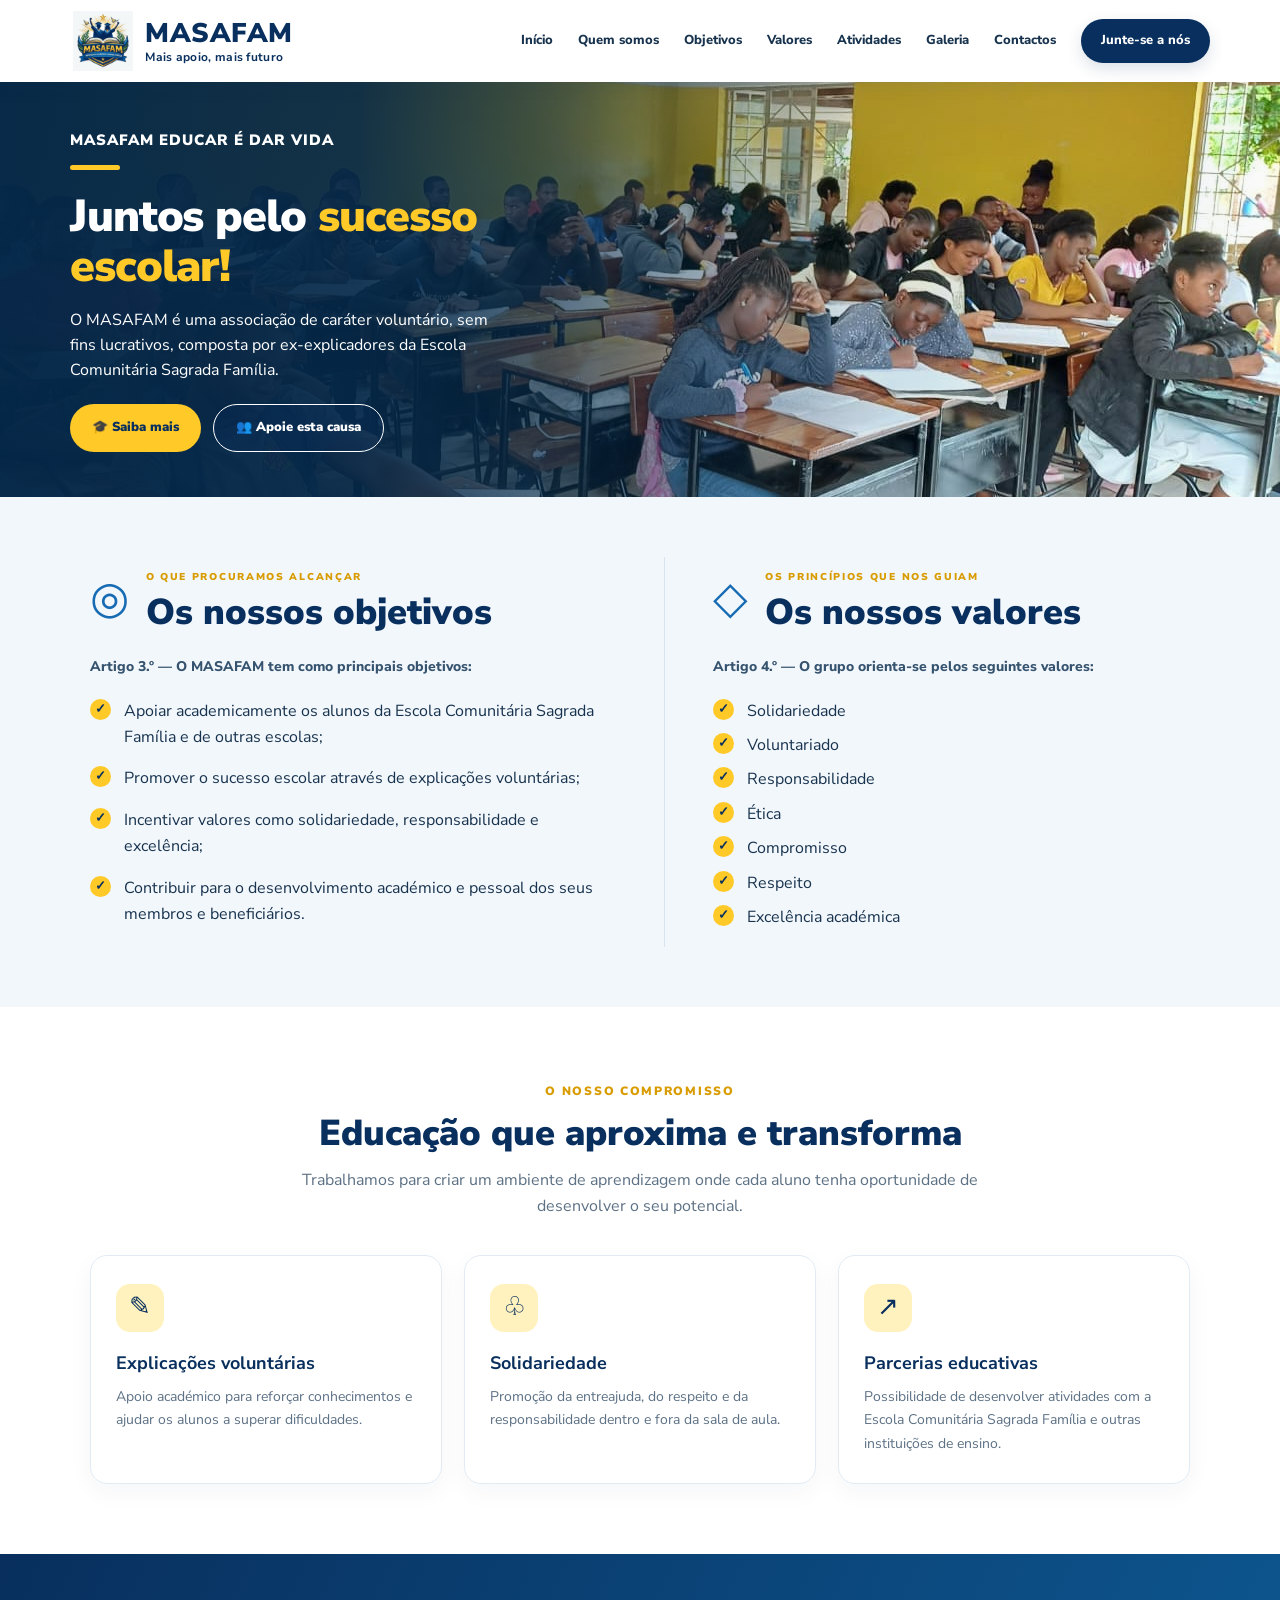
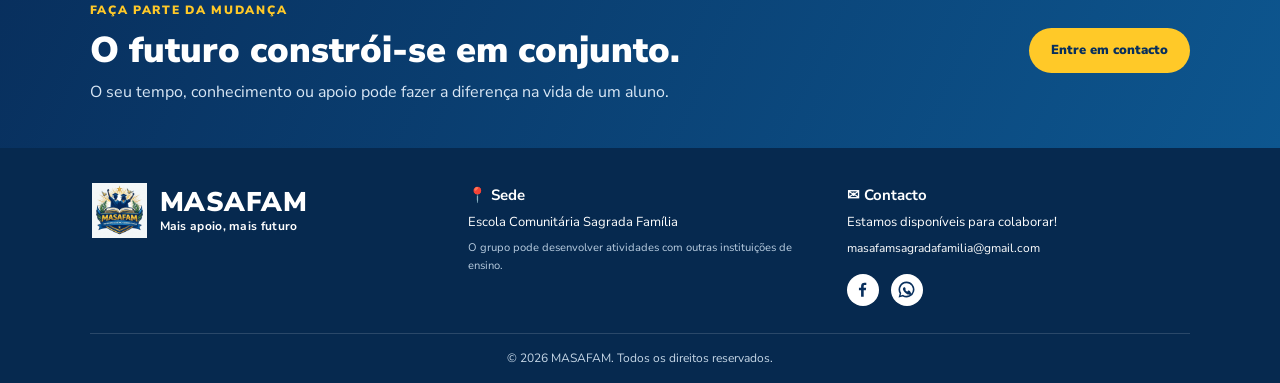
<file: index.html>
<!DOCTYPE html>
<html lang="pt">
<head>
  <meta charset="UTF-8">
  <meta name="viewport" content="width=device-width, initial-scale=1.0">
  <meta name="description" content="MASAFAM — associação voluntária sem fins lucrativos que promove o sucesso escolar através de explicações voluntárias.">
  <title>MASAFAM | Mais apoio, mais futuro</title>
  <link rel="stylesheet" href="style.css">
</head>
<body>
  <header class="site-header">
<a class="brand" href="#inicio" aria-label="MASAFAM - Início">
  <img src="Foto.jpeg"
       alt="Logótipo do MASAFAM"
       class="brand-logo">

  <span class="brand-text">
    <strong>MASAFAM</strong>
    <small>Mais apoio, mais futuro</small>
  </span>
</a>
    <button class="menu-toggle" id="menuToggle" aria-label="Abrir menu" aria-expanded="false">☰</button>
    <nav class="nav" id="nav">
      <a href="#inicio">Início</a>
      <a href="#sobre">Quem somos</a>
      <a href="#objetivos">Objetivos</a>
      <a href="#valores">Valores</a>
      <a href="#atividades">Atividades</a>
      <a href="galeria.html">Galeria</a>
      <a href="#contactos">Contactos</a>
     <a class="nav-cta"
   href="https://wa.me/258850419765?text=Ol%C3%A1%21%20Gostaria%20de%20me%20juntar%20ao%20MASAFAM."
   target="_blank"
   rel="noopener noreferrer">
   Junte-se a nós
</a>
    </nav>
  </header>

  <main>
    
<section class="hero" id="inicio">

  <!-- Fotografia de fundo -->
  <img
    src="foto alunos.jpeg"
    alt="Alunos durante uma sessão de explicações"
    class="hero-background"
  >

  <div class="hero-content">
    <span class="eyebrow">MASAFAM Educar é dar Vida</span>

    <h1>Juntos pelo <span>sucesso escolar!</span></h1>

    <p>
      O MASAFAM é uma associação de caráter voluntário,
      sem fins lucrativos, composta por ex-explicadores
      da Escola Comunitária Sagrada Família.
    </p>

    <div class="hero-actions">
     
<a class="button button-yellow" href="sobre.html">
    🎓 Saiba mais
</a>
     

<a class="button button-outline" href="contactos.html">
    👥 Apoie esta causa
</a>

    </div>
  </div>

</section>


    <section class="section split-section">
      <article class="info-panel" id="objetivos">
        <div class="panel-heading"><span class="panel-icon">◎</span><div><span class="section-kicker">O que procuramos alcançar</span><h2>Os nossos objetivos</h2></div></div>
        <p class="article-ref">Artigo 3.º — O MASAFAM tem como principais objetivos:</p>
        <ul class="check-list">
          <li>Apoiar academicamente os alunos da Escola Comunitária Sagrada Família e de outras escolas;</li>
          <li>Promover o sucesso escolar através de explicações voluntárias;</li>
          <li>Incentivar valores como solidariedade, responsabilidade e excelência;</li>
          <li>Contribuir para o desenvolvimento académico e pessoal dos seus membros e beneficiários.</li>
        </ul>
      </article>
      <article class="info-panel values-panel" id="valores">
        <div class="panel-heading"><span class="panel-icon">◇</span><div><span class="section-kicker">Os princípios que nos guiam</span><h2>Os nossos valores</h2></div></div>
        <p class="article-ref">Artigo 4.º — O grupo orienta-se pelos seguintes valores:</p>
        <ul class="check-list compact">
          <li>Solidariedade</li>
          <li>Voluntariado</li>
          <li>Responsabilidade</li>
          <li>Ética</li>
          <li>Compromisso</li>
          <li>Respeito</li>
          <li>Excelência académica</li>
        </ul>
      </article>
    </section>

    <section class="section activities" id="atividades">
      <div class="section-heading">
        <span class="section-kicker">O nosso compromisso</span>
        <h2>Educação que aproxima e transforma</h2>
        <p>Trabalhamos para criar um ambiente de aprendizagem onde cada aluno tenha oportunidade de desenvolver o seu potencial.</p>
      </div>
      <div class="activity-grid">
        <article class="activity-card"><span class="activity-icon">✎</span><h3>Explicações voluntárias</h3><p>Apoio académico para reforçar conhecimentos e ajudar os alunos a superar dificuldades.</p></article>
        <article class="activity-card"><span class="activity-icon">♧</span><h3>Solidariedade</h3><p>Promoção da entreajuda, do respeito e da responsabilidade dentro e fora da sala de aula.</p></article>
        <article class="activity-card"><span class="activity-icon">↗</span><h3>Parcerias educativas</h3><p>Possibilidade de desenvolver atividades com a Escola Comunitária Sagrada Família e outras instituições de ensino.</p></article>
      </div>
    </section>

    <section class="join-banner">
      <div><span class="section-kicker">Faça parte da mudança</span><h2>O futuro constrói-se em conjunto.</h2><p>O seu tempo, conhecimento ou apoio pode fazer a diferença na vida de um aluno.</p></div>
      <a class="button button-yellow" href="#contactos">Entre em contacto</a>
    </section>
  </main>

  <footer id="contactos">
    <div class="footer-main">
<a class="brand footer-brand" href="#inicio">
  <img src="Foto.jpeg"
       alt="Logótipo do MASAFAM"
       class="brand-logo">

  <span class="brand-text">
    <strong>MASAFAM</strong>
    <small>Mais apoio, mais futuro</small>
  </span>
</a>
      <div class="footer-item"><strong>📍 Sede</strong><span>Escola Comunitária Sagrada Família</span><small>O grupo pode desenvolver atividades com outras instituições de ensino.</small></div>
      
<div class="footer-item">
  <strong>✉ Contacto</strong>
  <span>Estamos disponíveis para colaborar!</span>

  <a href="mailto:masafamsagradafamilia@gmail.com"
     class="contact-link">
    masafamsagradafamilia@gmail.com
  </a>

  <div class="social-icons">
    <!-- Facebook -->
    <a href="https://www.facebook.com/"
       target="_blank"
       rel="noopener noreferrer"
       aria-label="Facebook do MASAFAM"
       class="social-link">
      <svg viewBox="0 0 24 24" aria-hidden="true">
        <path fill="currentColor"
          d="M13.5 21v-8h2.7l.4-3.1h-3.1v-2c0-.9.3-1.5 1.6-1.5h1.7V3.6c-.8-.1-1.6-.2-2.4-.2-2.5 0-4.2 1.5-4.2 4.3v2.2H7.5V13h2.7v8z"/>
      </svg>
    </a>

    <!-- WhatsApp do MASAFAM -->
    <a href="https://wa.me/258850419765"
       target="_blank"
       rel="noopener noreferrer"
       aria-label="Contactar o MASAFAM pelo WhatsApp"
       class="social-link">
      <svg viewBox="0 0 24 24" aria-hidden="true">
        <path fill="currentColor"
          d="M12 2a10 10 0 0 0-8.6 15.1L2 22l5.1-1.3A10 10 0 1 0 12 2zm0 18a8 8 0 0 1-4.1-1.1l-.3-.2-3 .8.8-3-.2-.3A8 8 0 1 1 12 20zm4.4-6c-.2-.1-1.4-.7-1.7-.8-.2-.1-.4-.1-.6.2-.2.2-.6.8-.8 1-.1.2-.3.2-.5.1-.9-.4-1.6-1-2.2-1.9-.2-.3.2-.5.4-.8.1-.2.1-.3 0-.5l-.8-1.8c-.2-.4-.4-.4-.6-.4h-.5c-.2 0-.5.1-.7.3-.2.2-.9.9-.9 2.1s.9 2.4 1 2.5c.1.2 1.8 2.8 4.4 3.9.6.3 1.1.4 1.5.5.6.2 1.2.2 1.6.1.5-.1 1.4-.6 1.6-1.2.2-.6.2-1.1.1-1.2-.1-.1-.3-.2-.5-.3z"/>
      </svg>
    </a>
  </div>
</div>
    </div>
    <div class="footer-bottom">© <span id="year"></span> MASAFAM. Todos os direitos reservados.</div>
  </footer>
  <script src="script.js"></script>
</body>
</html>
</file>
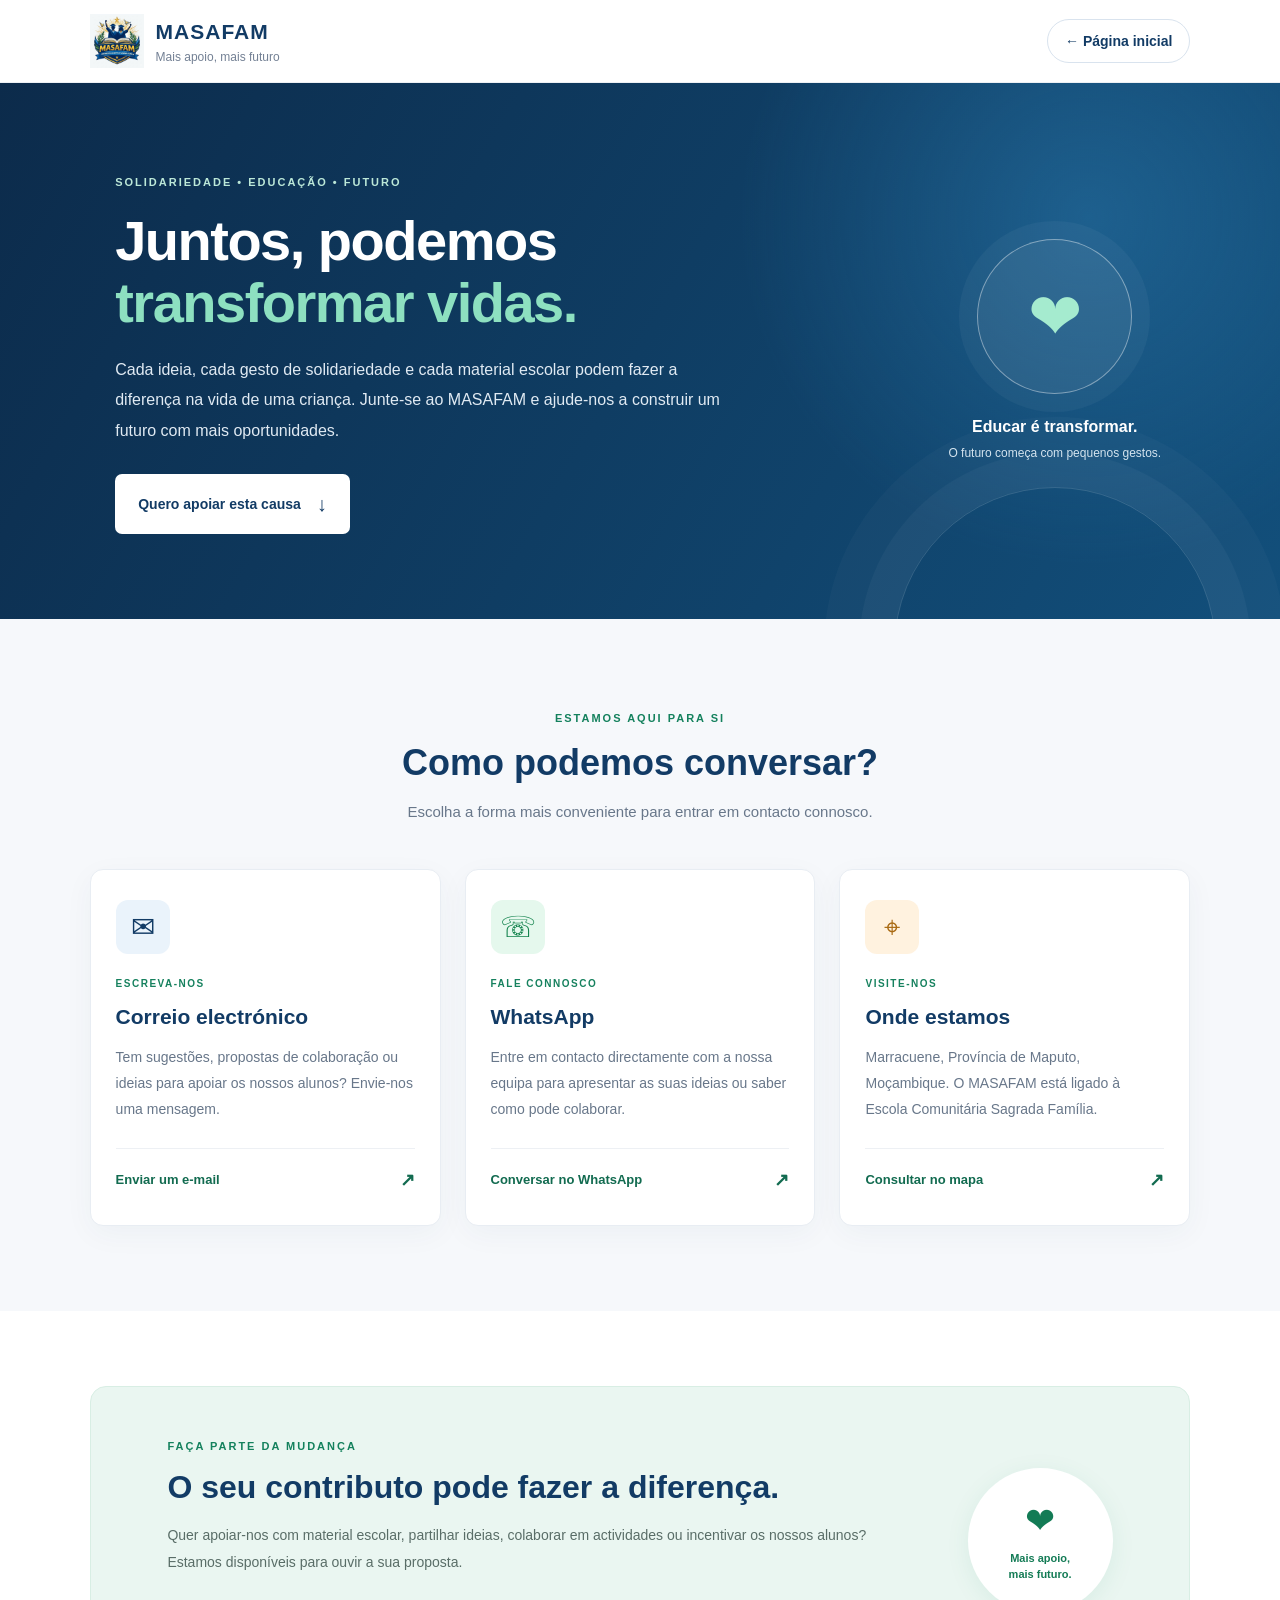
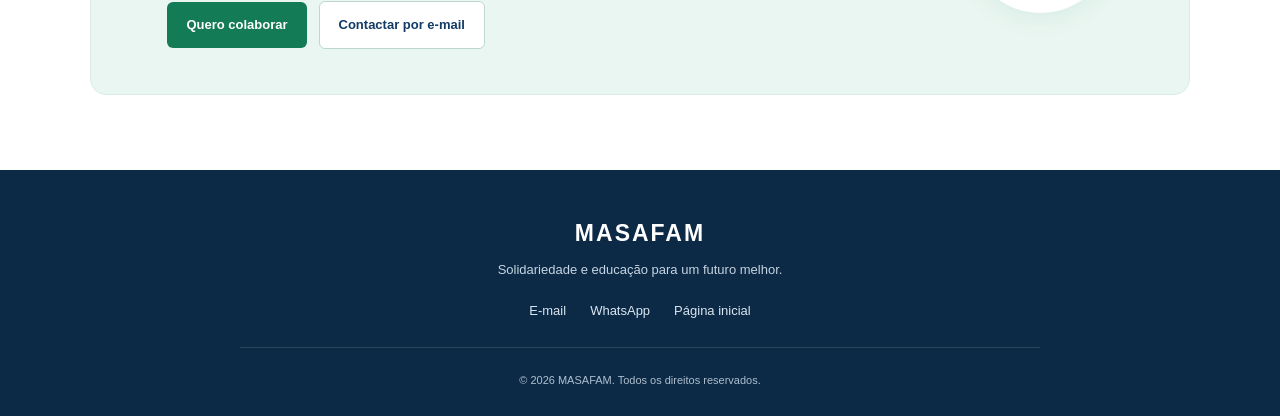
<file: contactos.html>
<!DOCTYPE html>
<html lang="pt">
<head>
    <meta charset="UTF-8">
    <meta name="viewport" content="width=device-width, initial-scale=1.0">

    <meta name="description"
          content="Entre em contacto com o MASAFAM e ajude a promover a educação, a solidariedade e o futuro das nossas crianças.">

    <title>Apoie esta causa | MASAFAM</title>

    <link rel="stylesheet" href="style.css">
</head>

<body class="contact-page">

    <!-- Cabeçalho -->
    <header class="contact-header">
        <a href="index.html" class="contact-brand">
            <img src="Foto.jpeg"
                 alt="Logótipo do MASAFAM"
                 class="contact-logo">

            <span>
                <strong>MASAFAM</strong>
                <small>Mais apoio, mais futuro</small>
            </span>
        </a>

        <a href="index.html" class="back-home">
            ← Página inicial
        </a>
    </header>

    <main>

        <!-- Secção principal -->
        <section class="contact-hero">
            <div class="contact-hero-content">

                <span class="contact-tag">
                    SOLIDARIEDADE • EDUCAÇÃO • FUTURO
                </span>

                <h1>
                    Juntos, podemos<br>
                    <span>transformar vidas.</span>
                </h1>

                <p>
                    Cada ideia, cada gesto de solidariedade e cada
                    material escolar podem fazer a diferença na vida
                    de uma criança. Junte-se ao MASAFAM e ajude-nos
                    a construir um futuro com mais oportunidades.
                </p>

                <a href="#contactos" class="contact-main-button">
                    Quero apoiar esta causa
                    <span>↓</span>
                </a>

            </div>

            <div class="contact-hero-decoration">
                <div class="decoration-circle">
                    <span>❤</span>
                </div>

                <div class="decoration-message">
                    <strong>Educar é transformar.</strong>
                    <span>O futuro começa com pequenos gestos.</span>
                </div>
            </div>
        </section>

        <!-- Formas de contacto -->
        <section id="contactos" class="contact-options">

            <div class="contact-section-heading">
                <span class="contact-eyebrow">ESTAMOS AQUI PARA SI</span>

                <h2>Como podemos conversar?</h2>

                <p>
                    Escolha a forma mais conveniente para entrar
                    em contacto connosco.
                </p>
            </div>

            <div class="contact-grid">

                <!-- E-mail -->
                <article class="contact-card email-card">
                    <div class="contact-icon">✉</div>

                    <span class="contact-card-label">ESCREVA-NOS</span>

                    <h3>Correio electrónico</h3>

                    <p>
                        Tem sugestões, propostas de colaboração ou
                        ideias para apoiar os nossos alunos?
                        Envie-nos uma mensagem.
                    </p>

                    <a class="contact-action"
                       href="mailto:masafamsagradafamilia@gmail.com?subject=Colabora%C3%A7%C3%A3o%20com%20o%20MASAFAM">
                        Enviar um e-mail <span>↗</span>
                    </a>
                </article>

                <!-- WhatsApp -->
                <article class="contact-card whatsapp-card">
                    <div class="contact-icon">☏</div>

                    <span class="contact-card-label">FALE CONNOSCO</span>

                    <h3>WhatsApp</h3>

                    <p>
                        Entre em contacto directamente com a nossa
                        equipa para apresentar as suas ideias ou
                        saber como pode colaborar.
                    </p>

                    <a class="contact-action"
                       href="https://wa.me/258850419765?text=Ol%C3%A1%21%20Gostaria%20de%20saber%20como%20posso%20apoiar%20o%20MASAFAM."
                       target="_blank"
                       rel="noopener noreferrer">
                        Conversar no WhatsApp <span>↗</span>
                    </a>
                </article>

                <!-- Localização -->
                <article class="contact-card location-card">
                    <div class="contact-icon">⌖</div>

                    <span class="contact-card-label">VISITE-NOS</span>

                    <h3>Onde estamos</h3>

                    <p>
                        Marracuene, Província de Maputo,
                        Moçambique. O MASAFAM está ligado à
                        Escola Comunitária Sagrada Família.
                    </p>

                    <a class="contact-action"
                       href="https://www.google.com/maps/search/?api=1&query=Escola+Comunitaria+Sagrada+Familia+Marracuene+Mozambique"
                       target="_blank"
                       rel="noopener noreferrer">
                        Consultar no mapa <span>↗</span>
                    </a>
                </article>

            </div>
        </section>

        <!-- Apoio à causa -->
        <section class="support-section">
            <div class="support-content">
                <span class="contact-eyebrow">FAÇA PARTE DA MUDANÇA</span>

                <h2>O seu contributo pode fazer a diferença.</h2>

                <p>
                    Quer apoiar-nos com material escolar, partilhar
                    ideias, colaborar em actividades ou incentivar
                    os nossos alunos? Estamos disponíveis para ouvir
                    a sua proposta.
                </p>

                <div class="support-buttons">
                    <a class="support-button"
                       href="https://wa.me/258850419765?text=Ol%C3%A1%21%20Quero%20apoiar%20a%20causa%20do%20MASAFAM."
                       target="_blank"
                       rel="noopener noreferrer">
                        Quero colaborar
                    </a>

                    <a class="support-email"
                       href="mailto:masafamsagradafamilia@gmail.com">
                        Contactar por e-mail
                    </a>
                </div>
            </div>

            <div class="support-symbol" aria-hidden="true">
                <span>❤</span>
                <small>Mais apoio,<br>mais futuro.</small>
            </div>
        </section>

    </main>

    <!-- Rodapé -->
    <footer class="contact-footer">
        <a href="index.html" class="footer-home">MASAFAM</a>

        <p>
            Solidariedade e educação para um futuro melhor.
        </p>

        <div class="footer-links">
            <a href="mailto:masafamsagradafamilia@gmail.com">E-mail</a>
            <a href="https://wa.me/258850419765"
               target="_blank"
               rel="noopener noreferrer">WhatsApp</a>
            <a href="index.html">Página inicial</a>
        </div>

        <div class="footer-divider"></div>

        <small>© 2026 MASAFAM. Todos os direitos reservados.</small>
    </footer>

</body>
</html>
</file>
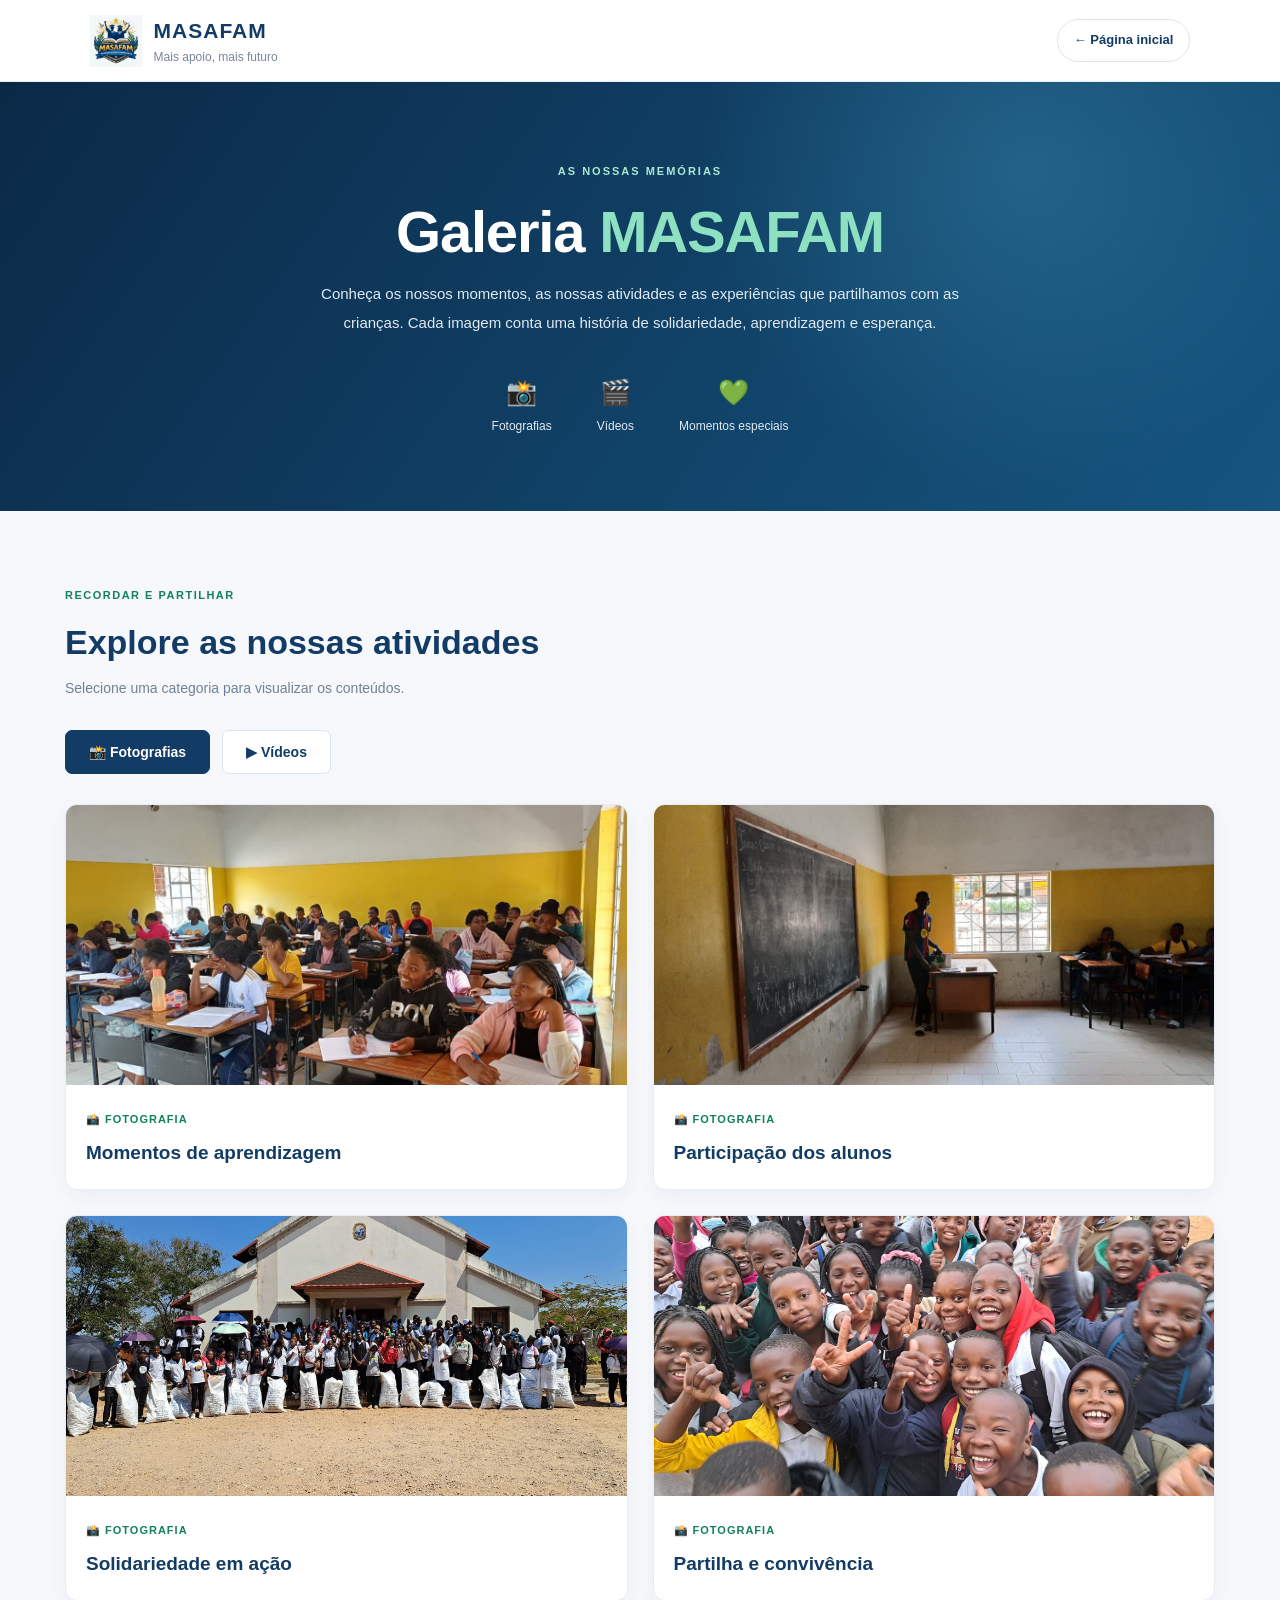
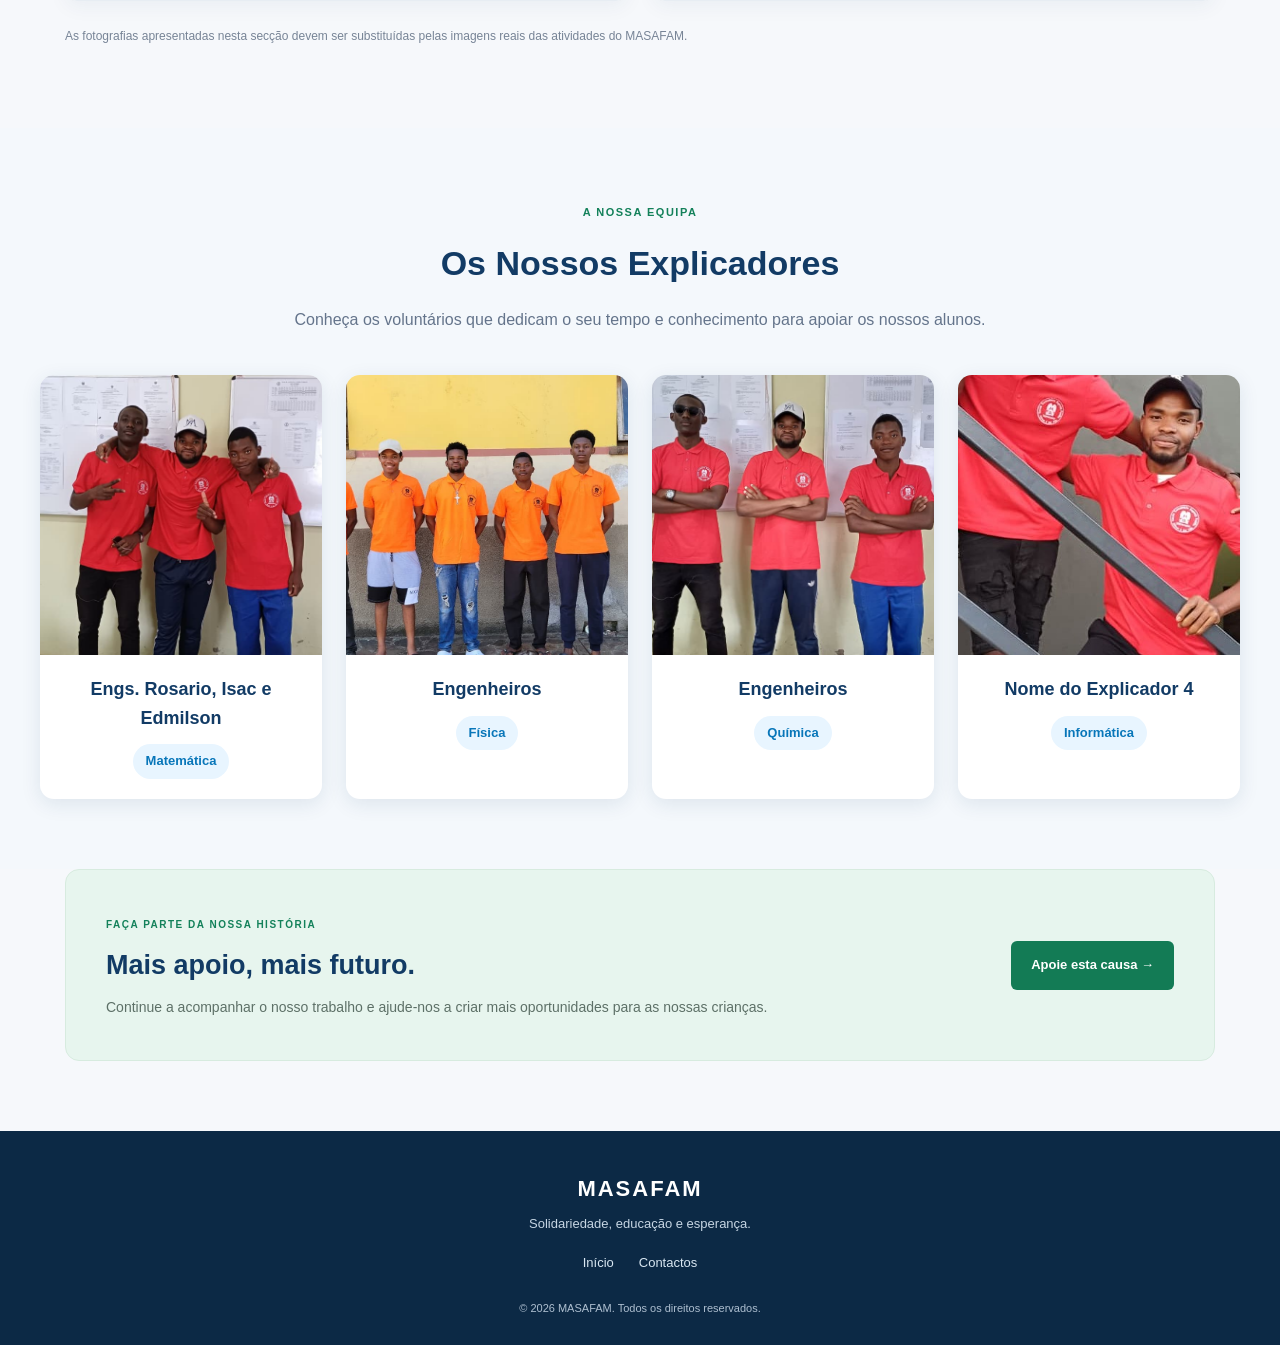
<file: galeria.html>
<!DOCTYPE html>
<html lang="pt">
<head>
    <meta charset="UTF-8">
    <meta name="viewport" content="width=device-width, initial-scale=1.0">

    <meta name="description"
          content="Galeria de fotografias e vídeos das atividades do MASAFAM.">

    <title>Galeria | MASAFAM</title>

    <link rel="stylesheet" href="style.css">
</head>

<body class="gallery-page">

    <!-- CABEÇALHO -->
    <header class="gallery-header">

        <a href="index.html" class="gallery-brand">
            <img src="Foto.jpeg" alt="Logótipo MASAFAM">

            <span>
                <strong>MASAFAM</strong>
                <small>Mais apoio, mais futuro</small>
            </span>
        </a>

        <a href="index.html" class="gallery-back">
            ← Página inicial
        </a>

    </header>

    <main>

        <!-- DESTAQUE DA GALERIA -->
        <section class="gallery-hero">

            <span class="gallery-label">
                AS NOSSAS MEMÓRIAS
            </span>

            <h1>Galeria <span>MASAFAM</span></h1>

            <p>
                Conheça os nossos momentos, as nossas atividades
                e as experiências que partilhamos com as crianças.
                Cada imagem conta uma história de solidariedade,
                aprendizagem e esperança.
            </p>

            <div class="gallery-stats">
                <div>
                    <strong>📸</strong>
                    <span>Fotografias</span>
                </div>

                <div>
                    <strong>🎬</strong>
                    <span>Vídeos</span>
                </div>

                <div>
                    <strong>💚</strong>
                    <span>Momentos especiais</span>
                </div>
            </div>

        </section>

        <!-- GALERIA -->
        <section class="gallery-content" id="galeria">

            <div class="gallery-heading">
                <div>
                    <span class="gallery-section-label">
                        RECORDAR E PARTILHAR
                    </span>

                    <h2>Explore as nossas atividades</h2>

                    <p>
                        Selecione uma categoria para visualizar os conteúdos.
                    </p>
                </div>
            </div>

            <!-- BOTÕES DE CATEGORIA -->
            <div class="gallery-tabs">

                <button class="gallery-tab active"
                        type="button"
                        data-category="fotos">
                    📸 Fotografias
                </button>

                <button class="gallery-tab"
                        type="button"
                        data-category="videos">
                    ▶ Vídeos
                </button>

            </div>

            <!-- CATEGORIA: FOTOGRAFIAS -->
            <div class="gallery-panel active" id="fotos">

                <div class="gallery-grid">

                    <!-- FOTO 1 -->
                    <article class="gallery-item">
                        <img src="Foto 1.jpeg"
                             alt="Atividade educativa do MASAFAM"
                             loading="lazy">

                        <div class="gallery-item-info">
                            <span>📸 Fotografia</span>
                            <h3>Momentos de aprendizagem</h3>
                        </div>
                    </article>

                    <!-- FOTO 2 -->
                    <article class="gallery-item">
                        <img src="Foto 3.jpeg"
                             alt="Participação dos alunos numa atividade"
                             loading="lazy">

                        <div class="gallery-item-info">
                            <span>📸 Fotografia</span>
                            <h3>Participação dos alunos</h3>
                        </div>
                    </article>

                    <!-- FOTO 3 -->
                    <article class="gallery-item">
                        <img src="Foto Soli.jpg"
                             alt="Atividade de solidariedade"
                             loading="lazy">

                        <div class="gallery-item-info">
                            <span>📸 Fotografia</span>
                            <h3>Solidariedade em ação</h3>
                        </div>
                    </article>

                    <!-- FOTO 4 -->
                    <article class="gallery-item">
                        <img src="Foto viven.jpg"
                             alt="Convívio entre alunos e explicadores"
                             loading="lazy">

                        <div class="gallery-item-info">
                            <span>📸 Fotografia</span>
                            <h3>Partilha e convivência</h3>
                        </div>
                    </article>

                </div>

                <p class="gallery-note">
                    As fotografias apresentadas nesta secção devem ser
                    substituídas pelas imagens reais das atividades do MASAFAM.
                </p>

            </div>

          <!-- CATEGORIA: VÍDEOS -->
<div class="gallery-panel" id="videos">

    <div class="video-grid">

        <!-- VÍDEO 1 -->
        <article class="video-card">

            <video controls preload="metadata">
                <source src="atividade1.mp4.mp4" type="video/mp4">
                O teu navegador não suporta a reprodução de vídeos.
            </video>

            <div class="video-info">
                <span>🎬 Atividades MASAFAM</span>
                <h3>As nossas atividades</h3>
                <p>Momentos de aprendizagem e partilha com os nossos alunos.</p>
            </div>

        </article>

        <!-- VÍDEO 2 -->
        <article class="video-card">

            <video controls preload="metadata">
                <source src="atividade1.mp4.mp4" type="video/mp4">
                O teu navegador não suporta a reprodução de vídeos.
            </video>

            <div class="video-info">
                <span>🎬 Atividades MASAFAM</span>
                <h3>Momentos especiais</h3>
                <p>Recordações das nossas atividades educativas.</p>
            </div>

        </article>

    </div>

</div>

        </section>
        <!-- OS NOSSOS EXPLICADORES -->
        <section class="explicadores-section" id="explicadores">

            <div class="explicadores-container">

                <div class="explicadores-heading">
                    <span class="gallery-section-label">
                        A NOSSA EQUIPA
                    </span>

                    <h2>Os Nossos Explicadores</h2>

                    <p>
                        Conheça os voluntários que dedicam o seu tempo
                        e conhecimento para apoiar os nossos alunos.
                    </p>
                </div>

                <div class="explicadores-grid">

                    <!-- EXPLICADOR 1 -->
                    <article class="explicador-card">

                        <div class="explicador-foto">
                            <img src="Foto - exp 1.jpeg"
                                 alt="Fotografia do primeiro explicador"
                                 loading="lazy">
                        </div>

                        <div class="explicador-info">
                            <h3>Engs. Rosario, Isac e Edmilson</h3>
                            <span class="explicador-disciplina">
                                Matemática
                            </span>
                        </div>

                    </article>

                    <!-- EXPLICADOR 2 -->
                    <article class="explicador-card">

                        <div class="explicador-foto">
                            <img src="Foto-Exp 2.jpg"
                                 alt="Fotografia do segundo explicador"
                                 loading="lazy">
                        </div>

                        <div class="explicador-info">
                            <h3>Engenheiros</h3>
                            <span class="explicador-disciplina">
                                Física
                            </span>
                        </div>

                    </article>

                    <!-- EXPLICADOR 3 -->
                    <article class="explicador-card">

                        <div class="explicador-foto">
                            <img src="Foto - exp 3.jpeg"
                                 alt="Fotografia do terceiro explicador"
                                 loading="lazy">
                        </div>

                        <div class="explicador-info">
                            <h3>Engenheiros</h3>
                            <span class="explicador-disciplina">
                                Química
                            </span>
                        </div>

                    </article>

                    <!-- EXPLICADOR 4 -->
                    <article class="explicador-card">

                        <div class="explicador-foto">
                            <img src="Foto - exp 4.jpeg"
                                 alt="Fotografia do quarto explicador"
                                 loading="lazy">
                        </div>

                        <div class="explicador-info">
                            <h3>Nome do Explicador 4</h3>
                            <span class="explicador-disciplina">
                                Informática
                            </span>
                        </div>

                    </article>

                </div>

            </div>

        </section>

        <!-- CONVITE -->
        <section class="gallery-invitation">

            <div>
                <span>FAÇA PARTE DA NOSSA HISTÓRIA</span>

                <h2>Mais apoio, mais futuro.</h2>

                <p>
                    Continue a acompanhar o nosso trabalho e ajude-nos
                    a criar mais oportunidades para as nossas crianças.
                </p>
            </div>

            <a href="contactos.html">
                Apoie esta causa →
            </a>

        </section>

    </main>

    <!-- RODAPÉ -->
    <footer class="gallery-footer">

        <a href="index.html">MASAFAM</a>

        <p>Solidariedade, educação e esperança.</p>

        <div>
            <a href="index.html">Início</a>
            <a href="contactos.html">Contactos</a>
        </div>

        <small>© 2026 MASAFAM. Todos os direitos reservados.</small>

    </footer>

    <script src="galeria.js"></script>

</body>
</html>
</file>
<file: style.css>
@import url('https://fonts.googleapis.com/css2?family=Nunito+Sans:wght@400;500;600;700;800;900&display=swap');
:root{--navy:#082f5d;--blue:#0c4e91;--blue2:#176bb3;--yellow:#ffc928;--pale:#f2f7fc;--ink:#18334e;--muted:#5d7185;--white:#fff}
*{box-sizing:border-box}html{scroll-behavior:smooth;scroll-padding-top:85px}body{margin:0;font-family:'Nunito Sans',Arial,sans-serif;color:var(--ink);line-height:1.65}a{color:inherit;text-decoration:none}.site-header{height:82px;display:flex;align-items:center;justify-content:space-between;padding:0 5.5%;background:#fff;position:sticky;top:0;z-index:20;box-shadow:0 3px 18px #092e5010}.brand{display:flex;align-items:center;gap:10px;color:var(--navy)}.brand-mark{position:relative;font-size:21px;color:var(--yellow);width:47px;height:45px;display:grid;place-items:start center}.brand-mark span{position:absolute;bottom:-2px;left:3px;font-size:33px;filter:saturate(.7)}.brand-text{display:flex;flex-direction:column;line-height:1.1}.brand-text strong{font-size:27px;font-weight:900;letter-spacing:.5px}.brand-text small{font-size:12px;font-weight:700;letter-spacing:.3px}.nav{display:flex;align-items:center;gap:25px;font-size:13px;font-weight:800}.nav a:not(.nav-cta):hover{color:var(--blue2)}.nav-cta{background:var(--navy);color:#fff;padding:11px 20px;border-radius:28px;box-shadow:0 6px 16px #082f5d24}.menu-toggle{display:none;border:0;background:var(--navy);color:#fff;border-radius:8px;padding:8px 12px;font-size:22px}.hero{min-height:475px;padding:68px 7%;display:grid;grid-template-columns:1.05fr .95fr;align-items:center;gap:35px;overflow:hidden;position:relative;background:linear-gradient(115deg,#06294f 0%,#0a467b 58%,#e4f0fa 58%,#f4f8fc 100%);color:#fff}.hero-content{max-width:590px;position:relative;z-index:2}.eyebrow,.section-kicker{font-size:12px;letter-spacing:1.7px;text-transform:uppercase;font-weight:900;color:#d99c00}.hero .eyebrow{color:var(--yellow)}h1{font-size:clamp(39px,4.3vw,61px);line-height:1.08;margin:17px 0 18px;font-weight:900;letter-spacing:-1.2px}h1 span{color:var(--yellow)}.hero-content p{font-size:17px;max-width:530px;color:#e5edf6}.hero-actions{display:flex;gap:13px;flex-wrap:wrap;margin-top:26px}.button{display:inline-flex;align-items:center;justify-content:center;padding:12px 22px;border-radius:30px;font-size:13px;font-weight:900;transition:transform .2s,box-shadow .2s}.button:hover{transform:translateY(-2px);box-shadow:0 8px 18px #0002}.button-yellow{background:var(--yellow);color:var(--navy)}.button-outline{border:1px solid #dbe9f5;color:#fff}.hero-art{min-height:300px;position:relative;display:flex;align-items:center;justify-content:center}.sun{position:absolute;width:155px;height:155px;border-radius:50%;background:#ffcf43;right:13%;top:1%;opacity:.9}.book{position:absolute;width:210px;height:155px;bottom:34px;background:#fff;border:8px solid #e4edf5;box-shadow:0 14px 25px #092e5030}.book-left{left:12%;transform:skewY(8deg) rotate(-8deg);border-radius:8px 0 0 8px;background:repeating-linear-gradient(0deg,#fff,#fff 17px,#cbd9e8 18px)}.book-right{right:12%;transform:skewY(-8deg) rotate(8deg);border-radius:0 8px 8px 0;background:repeating-linear-gradient(0deg,#fff,#fff 17px,#cbd9e8 18px)}.pencil{position:absolute;width:17px;height:195px;background:var(--yellow);right:12%;top:15%;transform:rotate(28deg);border-radius:8px;box-shadow:inset -4px 0 #e4a900}.hero-note{position:absolute;bottom:2px;right:2%;background:#fff;color:var(--navy);padding:13px 20px;border-radius:12px;box-shadow:0 8px 24px #082f5d24;font-size:13px}.section{padding:70px 7%}.section-heading{text-align:center;max-width:720px;margin:0 auto 35px}.section-heading h2,.info-panel h2,.join-banner h2{font-size:clamp(27px,3vw,36px);line-height:1.2;color:var(--navy);margin:8px 0 12px;font-weight:900}.section-heading p{color:var(--muted);margin:0}.about-grid{display:grid;grid-template-columns:.75fr 1.25fr;gap:50px;align-items:center;max-width:1050px;margin:auto}.year-card{background:linear-gradient(145deg,#eaf4fd,#f7fbff);border:1px solid #deebf7;border-radius:20px;min-height:240px;display:flex;align-items:center;justify-content:center;flex-direction:column;color:var(--navy);padding:30px}.year-icon{font-size:30px;color:#f0b400}.year-label{font-size:15px;font-weight:800}.year-card strong{font-size:66px;line-height:1.1;font-weight:900}.year-caption{font-size:14px;font-weight:800;margin-top:8px}.about-copy p{margin:0 0 15px}.split-section{background:var(--pale);display:grid;grid-template-columns:1fr 1fr;gap:48px;padding-top:60px;padding-bottom:60px}.info-panel{padding:5px 0}.values-panel{border-left:1px solid #d7e3ef;padding-left:48px}.panel-heading{display:flex;align-items:center;gap:17px;margin-bottom:20px}.panel-icon{font-size:45px;color:var(--blue2);line-height:1}.panel-heading h2{margin:3px 0 0}.panel-heading .section-kicker{font-size:10px}.article-ref{font-size:14px;font-weight:800;color:#35536e}.check-list{list-style:none;padding:0;margin:20px 0 0}.check-list li{position:relative;padding-left:34px;margin:0 0 15px}.check-list li:before{content:'✓';position:absolute;left:0;top:1px;display:grid;place-items:center;background:var(--yellow);color:var(--navy);font-size:13px;font-weight:900;width:21px;height:21px;border-radius:50%}.compact li{margin-bottom:8px}.activities{background:#fff}.activity-grid{display:grid;grid-template-columns:repeat(3,1fr);gap:22px;max-width:1100px;margin:auto}.activity-card{border:1px solid #e2ebf4;border-radius:17px;padding:28px 25px;box-shadow:0 8px 24px #0c37610b}.activity-icon{display:grid;place-items:center;width:48px;height:48px;border-radius:14px;background:#fff2bf;color:var(--navy);font-size:26px}.activity-card h3{color:var(--navy);font-size:18px;margin:17px 0 7px}.activity-card p{font-size:14px;color:var(--muted);margin:0}.join-banner{background:linear-gradient(115deg,#082f5d,#0d568f);padding:42px 7%;display:flex;align-items:center;justify-content:space-between;gap:25px;color:#fff}.join-banner .section-kicker{color:var(--yellow)}.join-banner h2{color:#fff;margin:7px 0}.join-banner p{margin:0;color:#d9e7f5}.join-banner .button{flex-shrink:0}footer{background:#06294f;color:#fff;padding:35px 7% 0}.footer-main{display:grid;grid-template-columns:1fr 1fr 1fr;gap:35px;align-items:start;padding-bottom:27px}.footer-brand{color:#fff}.footer-item{display:flex;flex-direction:column;font-size:13px;gap:5px}.footer-item strong{font-size:15px}.footer-item small{color:#b9cde0;font-size:11px}.footer-bottom{text-align:center;border-top:1px solid #ffffff25;padding:15px 0;font-size:12px;color:#c6d7e7}.menu-toggle:focus-visible,a:focus-visible,button:focus-visible{outline:3px solid #ffc928;outline-offset:3px}
@media(max-width:1000px){.nav{gap:13px;font-size:12px}.site-header{padding:0 4%}.brand-text strong{font-size:23px}.hero{padding-left:5%;padding-right:5%}.section{padding-left:5%;padding-right:5%}}
@media(max-width:760px){.site-header{height:72px}.menu-toggle{display:block}.nav{display:none;position:absolute;left:0;right:0;top:72px;background:#fff;padding:18px 6% 25px;box-shadow:0 12px 18px #082f5d16;flex-direction:column;align-items:stretch;gap:0}.nav.open{display:flex}.nav a{padding:12px 4px}.nav .nav-cta{text-align:center;margin-top:8px}.hero{grid-template-columns:1fr;background:linear-gradient(145deg,#06294f,#0a467b);padding:55px 7% 25px}.hero-art{min-height:230px;max-width:500px;width:100%;margin:auto}.book{width:165px;height:115px;bottom:28px}.sun{width:115px;height:115px}.pencil{height:150px}.about-grid,.split-section,.activity-grid,.footer-main{grid-template-columns:1fr}.about-grid{gap:25px}.year-card{min-height:190px}.split-section{gap:30px}.values-panel{border-left:0;border-top:1px solid #d7e3ef;padding:30px 0 0}.section{padding-top:50px;padding-bottom:50px}.join-banner{align-items:flex-start;flex-direction:column;padding:35px 7%}.footer-main{gap:25px}.brand-text strong{font-size:23px}}

/* Logótipo do MASAFAM */
.brand-logo {
    width: 65px;
    height: 60px;
    object-fit: contain;
    display: block;
    flex-shrink: 0;
}

.brand {
    display: flex;
    align-items: center;
    gap: 10px;
}

.brand-text {
    display: flex;
    flex-direction: column;
    line-height: 1.2;
}

/* Logótipo no rodapé */
.footer-brand .brand-logo {
    width: 60px;
    height: 55px;
}

/* Ajuste para telemóveis */
@media (max-width: 760px) {
    .brand-logo {
        width: 48px;
        height: 48px;
    }

    .brand-text strong {
        font-size: 21px;
    }
}


/* SECÇÃO PRINCIPAL DO MASAFAM */
.hero {
    position: relative;
    display: flex;
    align-items: center;
    min-height: 390px;
    padding: 45px 5.5%;
    overflow: hidden;
    background: #082f5d;
    isolation: isolate;
}

/* Fotografia a ocupar toda a área */
.hero-background {
    position: absolute;
    inset: 0;
    z-index: -2;
    width: 100%;
    height: 100%;
    object-fit: cover;
    object-position: center 40%;
}

/* Camada azul escura à esquerda, transparente à direita */
.hero::before {
    content: "";
    position: absolute;
    inset: 0;
    z-index: -1;
    background: linear-gradient(
        90deg,
        rgba(4, 39, 72, 0.98) 0%,
        rgba(4, 39, 72, 0.92) 28%,
        rgba(4, 39, 72, 0.68) 43%,
        rgba(4, 39, 72, 0.12) 67%,
        rgba(4, 39, 72, 0.02) 100%
    );
}

/* Texto à esquerda */
.hero-content {
    position: relative;
    z-index: 1;
    width: 48%;
    max-width: 580px;
    color: #fff;
}

.hero .eyebrow {
    display: inline-block;
    color: #fff;
    font-size: 15px;
    font-weight: 900;
    letter-spacing: 1px;
    margin-bottom: 10px;
}

.hero .eyebrow::after {
    content: "";
    display: block;
    width: 50px;
    height: 5px;
    margin-top: 12px;
    background: #ffc928;
    border-radius: 5px;
}

.hero h1 {
    font-size: clamp(34px, 3.5vw, 49px);
    line-height: 1.12;
    margin: 12px 0;
    color: #fff;
}

.hero h1 span {
    color: #ffc928;
}

.hero-content p {
    max-width: 440px;
    font-size: 16px;
    line-height: 1.55;
    color: #fff;
}

.hero-actions {
    display: flex;
    flex-wrap: wrap;
    gap: 12px;
    margin-top: 22px;
}

.hero .button-yellow {
    background: #ffc928;
    color: #082f5d;
}

.hero .button-outline {
    color: #fff;
    border: 1px solid #fff;
    background: rgba(8, 47, 93, 0.25);
}


/* =====================================
   PÁGINA DE CONTACTOS - MASAFAM
===================================== */

.contact-page {
    margin: 0;
    color: #263548;
    background: #ffffff;
    font-family: Arial, Helvetica, sans-serif;
    line-height: 1.6;
}

.contact-page * {
    box-sizing: border-box;
}

.contact-page a {
    transition: background-color 0.25s ease,
                color 0.25s ease,
                transform 0.25s ease;
}

/* Cabeçalho */

.contact-header {
    min-height: 82px;
    padding: 14px 7%;
    display: flex;
    align-items: center;
    justify-content: space-between;
    gap: 20px;
    background: #ffffff;
    border-bottom: 1px solid #edf0f4;
}

.contact-brand {
    display: flex;
    align-items: center;
    gap: 12px;
    color: #123b65;
    text-decoration: none;
}

.contact-logo {
    width: 54px;
    height: 54px;
    object-fit: contain;
}

.contact-brand strong,
.contact-brand small {
    display: block;
}

.contact-brand strong {
    font-size: 21px;
    letter-spacing: 1px;
}

.contact-brand small {
    color: #738094;
    font-size: 12px;
}

.back-home {
    padding: 10px 17px;
    border: 1px solid #d9e3ee;
    border-radius: 30px;
    color: #123b65;
    text-decoration: none;
    font-weight: 600;
    font-size: 14px;
}

.back-home:hover {
    background: #123b65;
    color: #ffffff;
}

/* Destaque principal */

.contact-hero {
    position: relative;
    overflow: hidden;
    min-height: 420px;
    padding: 85px 9%;
    display: flex;
    align-items: center;
    justify-content: space-between;
    gap: 40px;
    color: #ffffff;
    background:
        radial-gradient(
            circle at 85% 25%,
            rgba(54, 145, 202, 0.35),
            transparent 30%
        ),
        linear-gradient(120deg, #0c2b4b, #124f7b);
}

.contact-hero::after {
    content: "";
    position: absolute;
    width: 320px;
    height: 320px;
    right: 5%;
    bottom: -190px;
    border: 1px solid rgba(255, 255, 255, 0.15);
    border-radius: 50%;
    box-shadow:
        0 0 0 35px rgba(255, 255, 255, 0.035),
        0 0 0 70px rgba(255, 255, 255, 0.025);
}

.contact-hero-content {
    position: relative;
    z-index: 1;
    max-width: 680px;
}

.contact-tag,
.contact-eyebrow {
    display: inline-block;
    font-size: 11px;
    font-weight: 700;
    letter-spacing: 2px;
}

.contact-tag {
    color: #bce8d8;
    margin-bottom: 18px;
}

.contact-hero h1 {
    margin: 0 0 20px;
    font-size: clamp(35px, 5vw, 56px);
    line-height: 1.12;
    letter-spacing: -1.5px;
}

.contact-hero h1 span {
    color: #8de0c0;
}

.contact-hero-content > p {
    max-width: 610px;
    color: #e0eaf3;
    font-size: 16px;
    line-height: 1.9;
    margin: 0 0 28px;
}

.contact-main-button {
    display: inline-flex;
    align-items: center;
    gap: 16px;
    padding: 14px 23px;
    border-radius: 7px;
    background: #ffffff;
    color: #123b65;
    text-decoration: none;
    font-size: 14px;
    font-weight: 700;
}

.contact-main-button:hover {
    background: #d8f6e9;
    transform: translateY(-2px);
}

.contact-main-button span {
    font-size: 20px;
}

.contact-hero-decoration {
    position: relative;
    z-index: 1;
    min-width: 220px;
    display: flex;
    flex-direction: column;
    align-items: center;
    gap: 20px;
}

.decoration-circle {
    width: 155px;
    height: 155px;
    display: flex;
    align-items: center;
    justify-content: center;
    border: 1px solid rgba(255, 255, 255, 0.4);
    border-radius: 50%;
    background: rgba(255, 255, 255, 0.09);
    box-shadow: 0 0 0 18px rgba(255, 255, 255, 0.04);
}

.decoration-circle span {
    font-size: 65px;
    color: #a5ebcf;
}

.decoration-message {
    display: flex;
    flex-direction: column;
    text-align: center;
    gap: 4px;
}

.decoration-message strong {
    font-size: 16px;
}

.decoration-message span {
    color: #d4e4ef;
    font-size: 12px;
}

/* Secção de contactos */

.contact-options {
    padding: 85px 7%;
    background: #f6f8fb;
    scroll-margin-top: 20px;
}

.contact-section-heading {
    text-align: center;
    max-width: 700px;
    margin: 0 auto 45px;
}

.contact-eyebrow {
    color: #14815d;
    margin-bottom: 12px;
}

.contact-section-heading h2,
.support-content h2 {
    margin: 0 0 15px;
    color: #123b65;
    font-size: clamp(27px, 3vw, 36px);
    line-height: 1.25;
}

.contact-section-heading p {
    margin: 0;
    color: #68778a;
    font-size: 15px;
}

.contact-grid {
    max-width: 1150px;
    margin: 0 auto;
    display: grid;
    grid-template-columns: repeat(3, minmax(0, 1fr));
    gap: 24px;
}

.contact-card {
    min-width: 0;
    padding: 30px 25px;
    display: flex;
    flex-direction: column;
    align-items: flex-start;
    background: #ffffff;
    border: 1px solid #e8edf3;
    border-radius: 13px;
    box-shadow: 0 8px 30px rgba(18, 59, 101, 0.045);
    transition: transform 0.25s ease,
                box-shadow 0.25s ease;
}

.contact-card:hover {
    transform: translateY(-6px);
    box-shadow: 0 15px 35px rgba(18, 59, 101, 0.1);
}

.contact-icon {
    width: 54px;
    height: 54px;
    display: flex;
    align-items: center;
    justify-content: center;
    margin-bottom: 22px;
    border-radius: 12px;
    background: #eaf3fb;
    color: #123b65;
    font-size: 29px;
}

.whatsapp-card .contact-icon {
    background: #e5f8ed;
    color: #13834d;
}

.location-card .contact-icon {
    background: #fff2df;
    color: #a96a12;
}

.contact-card-label {
    margin-bottom: 8px;
    color: #16815e;
    font-size: 10px;
    font-weight: 700;
    letter-spacing: 1.5px;
}

.contact-card h3 {
    margin: 0 0 12px;
    color: #123b65;
    font-size: 21px;
}

.contact-card p {
    flex: 1;
    margin: 0 0 25px;
    color: #68778a;
    font-size: 14px;
    line-height: 1.85;
    overflow-wrap: anywhere;
}

.contact-action {
    display: flex;
    align-items: center;
    justify-content: space-between;
    gap: 8px;
    width: 100%;
    padding-top: 17px;
    border-top: 1px solid #edf0f4;
    color: #126b50;
    font-size: 13px;
    font-weight: 700;
    text-decoration: none;
    overflow-wrap: anywhere;
}

.contact-action:hover {
    color: #123b65;
}

.contact-action span {
    flex-shrink: 0;
    font-size: 18px;
}

/* Convite à colaboração */

.support-section {
    max-width: 1150px;
    margin: 75px auto;
    padding: 45px 6%;
    width: 86%;
    display: flex;
    align-items: center;
    justify-content: space-between;
    gap: 35px;
    background: #eaf6f1;
    border: 1px solid #d8eee4;
    border-radius: 16px;
}

.support-content {
    max-width: 720px;
}

.support-content h2 {
    font-size: clamp(25px, 3vw, 32px);
}

.support-content > p {
    color: #596d67;
    font-size: 14px;
    line-height: 1.9;
    margin: 0 0 25px;
}

.support-buttons {
    display: flex;
    align-items: center;
    gap: 12px;
    flex-wrap: wrap;
}

.support-button,
.support-email {
    display: inline-block;
    padding: 13px 19px;
    border-radius: 6px;
    font-size: 13px;
    font-weight: 700;
    text-decoration: none;
}

.support-button {
    color: #ffffff;
    background: #137b55;
}

.support-button:hover {
    background: #0c5d40;
    transform: translateY(-2px);
}

.support-email {
    color: #123b65;
    border: 1px solid #bfd8cc;
    background: #ffffff;
}

.support-email:hover {
    background: #f3fbf7;
}

.support-symbol {
    flex-shrink: 0;
    width: 145px;
    height: 145px;
    display: flex;
    flex-direction: column;
    align-items: center;
    justify-content: center;
    border-radius: 50%;
    background: #ffffff;
    color: #137b55;
    box-shadow: 0 5px 25px rgba(19, 123, 85, 0.08);
    text-align: center;
}

.support-symbol span {
    font-size: 36px;
    line-height: 1.2;
}

.support-symbol small {
    margin-top: 8px;
    font-size: 11px;
    font-weight: 700;
    line-height: 1.5;
}

/* Rodapé */

.contact-footer {
    padding: 45px 20px 25px;
    background: #0c2945;
    color: #ffffff;
    text-align: center;
}

.footer-home {
    color: #ffffff;
    font-size: 23px;
    font-weight: 800;
    letter-spacing: 2px;
    text-decoration: none;
}

.contact-footer > p {
    margin: 8px 0 20px;
    color: #c6d5e3;
    font-size: 13px;
}

.footer-links {
    display: flex;
    justify-content: center;
    flex-wrap: wrap;
    gap: 24px;
}

.footer-links a {
    color: #d9e7f2;
    font-size: 13px;
    text-decoration: none;
}

.footer-links a:hover {
    color: #8de0c0;
}

.footer-divider {
    max-width: 800px;
    margin: 25px auto 18px;
    border-top: 1px solid rgba(255, 255, 255, 0.13);
}

.contact-footer > small {
    color: #aebfd0;
    font-size: 11px;
}

/* Adaptação para telemóveis e tablets */

@media (max-width: 900px) {
    .contact-hero {
        padding: 65px 7%;
    }

    .contact-hero-decoration {
        min-width: 170px;
    }

    .decoration-circle {
        width: 125px;
        height: 125px;
    }

    .decoration-circle span {
        font-size: 52px;
    }

    .contact-grid {
        grid-template-columns: repeat(2, minmax(0, 1fr));
    }

    .location-card {
        grid-column: 1 / -1;
    }
}

@media (max-width: 600px) {
    .contact-header {
        padding: 12px 5%;
    }

    .contact-logo {
        width: 43px;
        height: 43px;
    }

    .contact-brand strong {
        font-size: 17px;
    }

    .contact-brand small {
        font-size: 10px;
    }

    .back-home {
        padding: 8px 11px;
        font-size: 12px;
    }

    .contact-hero {
        min-height: auto;
        padding: 55px 7%;
    }

    .contact-hero h1 {
        font-size: 37px;
    }

    .contact-hero-content > p {
        font-size: 14px;
    }

    .contact-hero-decoration {
        display: none;
    }

    .contact-options {
        padding: 60px 6%;
    }

    .contact-section-heading {
        margin-bottom: 30px;
    }

    .contact-grid {
        grid-template-columns: 1fr;
        gap: 17px;
    }

    .location-card {
        grid-column: auto;
    }

    .contact-card {
        padding: 25px 22px;
    }

    .support-section {
        width: 90%;
        margin: 45px auto;
        padding: 30px 23px;
    }

    .support-symbol {
        display: none;
    }

    .support-buttons {
        align-items: stretch;
        flex-direction: column;
    }

    .support-button,
    .support-email {
        text-align: center;
    }

    .contact-footer {
        padding: 35px 18px 22px;
    }

    .footer-links {
        gap: 16px;
    }
}

@media (prefers-reduced-motion: reduce) {
    .contact-page *,
    .contact-page *::before,
    .contact-page *::after {
        scroll-behavior: auto !important;
        transition: none !important;
    }
}


.contact-link {
    color: #ffffff;
    font-size: 12px;
    text-decoration: none;
    overflow-wrap: anywhere;
}

.contact-link:hover {
    color: #ffc928;
    text-decoration: underline;
}

.social-icons {
    display: flex;
    align-items: center;
    gap: 12px;
    margin-top: 10px;
}

.social-link {
    width: 32px;
    height: 32px;
    display: inline-flex;
    align-items: center;
    justify-content: center;
    background: #ffffff;
    color: #082f5d;
    border-radius: 50%;
    transition: 0.2s;
}

.social-link svg {
    width: 19px;
    height: 19px;
}

.social-link:hover {
    background: #ffc928;
    transform: translateY(-2px);
}

/* ===================================
   GALERIA MASAFAM
=================================== */

.gallery-page {
    margin: 0;
    color: #263548;
    background: #f6f8fb;
    font-family: Arial, Helvetica, sans-serif;
    line-height: 1.6;
}

.gallery-page * {
    box-sizing: border-box;
}

.gallery-page a {
    text-decoration: none;
}

/* Cabeçalho */

.gallery-header {
    padding: 14px 7%;
    min-height: 82px;
    display: flex;
    justify-content: space-between;
    align-items: center;
    gap: 20px;
    background: #ffffff;
    border-bottom: 1px solid #e9eef4;
}

.gallery-brand {
    display: flex;
    align-items: center;
    gap: 12px;
    color: #123b65;
}

.gallery-brand img {
    width: 52px;
    height: 52px;
    object-fit: contain;
}

.gallery-brand strong,
.gallery-brand small {
    display: block;
}

.gallery-brand strong {
    font-size: 21px;
    letter-spacing: 1px;
}

.gallery-brand small {
    font-size: 12px;
    color: #788699;
}

.gallery-back {
    padding: 10px 16px;
    border: 1px solid #dce5ee;
    border-radius: 25px;
    color: #123b65;
    font-size: 13px;
    font-weight: bold;
}

.gallery-back:hover {
    background: #123b65;
    color: white;
}

/* Destaque */

.gallery-hero {
    padding: 75px 20px;
    text-align: center;
    color: #ffffff;
    background:
        radial-gradient(
            circle at 80% 20%,
            rgba(79, 168, 206, 0.28),
            transparent 30%
        ),
        linear-gradient(125deg, #0b2947, #155580);
}

.gallery-label {
    color: #a8e9d0;
    font-size: 11px;
    font-weight: bold;
    letter-spacing: 2px;
}

.gallery-hero h1 {
    margin: 14px 0;
    font-size: clamp(38px, 5vw, 58px);
    line-height: 1.2;
}

.gallery-hero h1 span {
    color: #8de0c0;
}

.gallery-hero > p {
    max-width: 700px;
    margin: 0 auto;
    color: #e0eaf3;
    font-size: 15px;
    line-height: 1.9;
}

.gallery-stats {
    display: flex;
    justify-content: center;
    gap: 45px;
    margin-top: 35px;
}

.gallery-stats div {
    display: flex;
    flex-direction: column;
    align-items: center;
    gap: 5px;
}

.gallery-stats strong {
    font-size: 25px;
}

.gallery-stats span {
    color: #e0eaf3;
    font-size: 12px;
}

/* Conteúdo da galeria */

.gallery-content {
    max-width: 1200px;
    margin: auto;
    padding: 70px 25px;
    scroll-margin-top: 20px;
}

.gallery-heading {
    margin-bottom: 30px;
}

.gallery-section-label {
    color: #13815a;
    font-size: 11px;
    font-weight: bold;
    letter-spacing: 1.5px;
}

.gallery-heading h2 {
    margin: 8px 0;
    color: #123b65;
    font-size: clamp(25px, 3vw, 34px);
}

.gallery-heading p {
    margin: 0;
    color: #718096;
    font-size: 14px;
}

/* Botões de categoria */

.gallery-tabs {
    display: flex;
    gap: 12px;
    margin-bottom: 30px;
    flex-wrap: wrap;
}

.gallery-tab {
    padding: 13px 23px;
    border: 1px solid #dbe4ed;
    border-radius: 7px;
    background: #ffffff;
    color: #123b65;
    font-size: 14px;
    font-weight: bold;
    cursor: pointer;
    transition: 0.25s;
}

.gallery-tab:hover,
.gallery-tab.active {
    color: #ffffff;
    background: #123b65;
    border-color: #123b65;
}

/* Mostrar e ocultar categorias */

.gallery-panel {
    display: none;
}

.gallery-panel.active {
    display: block;
    animation: galleryAppear 0.35s ease;
}

@keyframes galleryAppear {
    from {
        opacity: 0;
        transform: translateY(8px);
    }

    to {
        opacity: 1;
        transform: translateY(0);
    }
}

/* Fotografias */

.gallery-grid {
    display: grid;
    grid-template-columns: repeat(2, minmax(0, 1fr));
    gap: 25px;
}

.gallery-item {
    overflow: hidden;
    border-radius: 12px;
    background: #ffffff;
    border: 1px solid #e7edf3;
    box-shadow: 0 6px 20px rgba(18, 59, 101, 0.05);
    transition: transform 0.25s, box-shadow 0.25s;
}

.gallery-item:hover {
    transform: translateY(-5px);
    box-shadow: 0 12px 30px rgba(18, 59, 101, 0.12);
}

.gallery-item img {
    display: block;
    width: 100%;
    height: 280px;
    object-fit: cover;
    background: #e4ebf2;
}

.gallery-item-info {
    padding: 20px;
}

.gallery-item-info > span,
.video-info > span {
    color: #13815a;
    font-size: 11px;
    font-weight: bold;
    text-transform: uppercase;
    letter-spacing: 1px;
}

.gallery-item-info h3 {
    margin: 8px 0 0;
    color: #123b65;
    font-size: 19px;
}

.gallery-note {
    margin-top: 25px;
    color: #778496;
    font-size: 12px;
    line-height: 1.7;
}

/* Vídeos */

.video-grid {
    display: grid;
    grid-template-columns: repeat(2, minmax(0, 1fr));
    gap: 25px;
}

.video-card {
    overflow: hidden;
    border-radius: 12px;
    background: #ffffff;
    border: 1px solid #e7edf3;
    box-shadow: 0 6px 20px rgba(18, 59, 101, 0.05);
}

.video-placeholder {
    min-height: 250px;
    display: flex;
    justify-content: center;
    align-items: center;
    background: linear-gradient(135deg, #0c2945, #236b8c);
}

.video-placeholder span {
    width: 65px;
    height: 65px;
    display: flex;
    justify-content: center;
    align-items: center;
    padding-left: 4px;
    border-radius: 50%;
    color: #123b65;
    background: #ffffff;
    font-size: 24px;
}

.video-info {
    padding: 22px;
}

.video-info h3 {
    margin: 8px 0;
    color: #123b65;
    font-size: 19px;
}

.video-info > p {
    color: #718096;
    font-size: 14px;
    line-height: 1.8;
}

.video-info .video-note {
    padding: 10px;
    background: #f3f6fa;
    border-radius: 5px;
    font-size: 12px;
}

/* Convite para apoiar */

.gallery-invitation {
    margin: 0 auto 70px;
    padding: 40px;
    width: calc(100% - 50px);
    max-width: 1150px;
    display: flex;
    align-items: center;
    justify-content: space-between;
    gap: 30px;
    border-radius: 14px;
    background: #e7f5ee;
    border: 1px solid #d7ebdf;
}

.gallery-invitation > div {
    max-width: 720px;
}

.gallery-invitation > div > span {
    color: #13815a;
    font-size: 10px;
    font-weight: bold;
    letter-spacing: 1.5px;
}

.gallery-invitation h2 {
    margin: 8px 0;
    color: #123b65;
    font-size: 27px;
}

.gallery-invitation p {
    margin: 0;
    color: #5d7067;
    font-size: 14px;
    line-height: 1.8;
}

.gallery-invitation > a {
    flex-shrink: 0;
    padding: 14px 20px;
    border-radius: 6px;
    background: #137b55;
    color: #ffffff;
    font-size: 13px;
    font-weight: bold;
}

.gallery-invitation > a:hover {
    background: #0c5d40;
}

/* Rodapé */

.gallery-footer {
    padding: 40px 20px 25px;
    text-align: center;
    color: #ffffff;
    background: #0c2945;
}

.gallery-footer > a {
    color: #ffffff;
    font-size: 22px;
    font-weight: bold;
    letter-spacing: 2px;
}

.gallery-footer p {
    margin: 8px 0 18px;
    color: #c6d5e3;
    font-size: 13px;
}

.gallery-footer div {
    display: flex;
    justify-content: center;
    gap: 25px;
    margin-bottom: 20px;
}

.gallery-footer div a {
    color: #d9e7f2;
    font-size: 13px;
}

.gallery-footer div a:hover {
    color: #8de0c0;
}

.gallery-footer small {
    color: #aebfd0;
    font-size: 11px;
}


@media (max-width: 750px) {
    .gallery-hero {
        padding: 55px 20px;
    }

    .gallery-stats {
        gap: 25px;
    }

    .gallery-grid,
    .video-grid {
        grid-template-columns: 1fr;
    }

    .gallery-invitation {
        align-items: flex-start;
        flex-direction: column;
        padding: 28px;
    }

    .gallery-invitation > a {
        text-align: center;
    }
}

@media (max-width: 480px) {
    .gallery-header {
        padding: 12px 4%;
    }

    .gallery-brand img {
        width: 42px;
        height: 42px;
    }

    .gallery-brand strong {
        font-size: 17px;
    }

    .gallery-brand small {
        font-size: 10px;
    }

    .gallery-back {
        padding: 8px 10px;
        font-size: 11px;
    }

    .gallery-stats {
        gap: 18px;
    }

    .gallery-stats span {
        font-size: 10px;
    }

    .gallery-content {
        padding: 45px 16px;
    }

    .gallery-item img {
        height: 220px;
    }

    .video-placeholder {
        min-height: 200px;
    }

    .gallery-invitation {
        width: calc(100% - 32px);
        margin-bottom: 45px;
    }
}


/* ==============================
   SECÇÃO DOS EXPLICADORES
================================ */

.explicadores-section {
    padding: 70px 20px;
    background: #f4f8fc;
}

.explicadores-container {
    max-width: 1200px;
    margin: 0 auto;
}

.explicadores-heading {
    max-width: 750px;
    margin: 0 auto 40px;
    text-align: center;
}

.explicadores-heading h2 {
    margin: 12px 0;
    color: #123b65;
    font-size: 34px;
}

.explicadores-heading p {
    color: #64748b;
    line-height: 1.8;
}

.explicadores-grid {
    display: grid;
    grid-template-columns: repeat(4, minmax(0, 1fr));
    gap: 24px;
}

.explicador-card {
    overflow: hidden;
    background: #ffffff;
    border-radius: 14px;
    box-shadow: 0 5px 20px rgba(18, 59, 101, 0.10);
    transition: transform 0.3s ease;
}

.explicador-card:hover {
    transform: translateY(-5px);
}

.explicador-foto {
    width: 100%;
    height: 280px;
    overflow: hidden;
    background: #e2e8f0;
}

.explicador-foto img {
    display: block;
    width: 100%;
    height: 100%;
    object-fit: cover;
    object-position: center;
}

.explicador-info {
    padding: 20px 15px;
    text-align: center;
}

.explicador-info h3 {
    margin: 0 0 12px;
    color: #123b65;
    font-size: 18px;
}

.explicador-disciplina {
    display: inline-block;
    padding: 7px 13px;
    color: #0876b9;
    background: #e8f5ff;
    border-radius: 20px;
    font-size: 13px;
    font-weight: 600;
}

@media (max-width: 950px) {
    .explicadores-grid {
        grid-template-columns: repeat(2, minmax(0, 1fr));
    }
}

@media (max-width: 550px) {
    .explicadores-section {
        padding: 45px 15px;
    }

    .explicadores-heading h2 {
        font-size: 27px;
    }

    .explicadores-grid {
        grid-template-columns: 1fr;
        max-width: 350px;
        margin: 0 auto;
    }

    .explicador-foto {
        height: 320px;
    }
}
</file>
